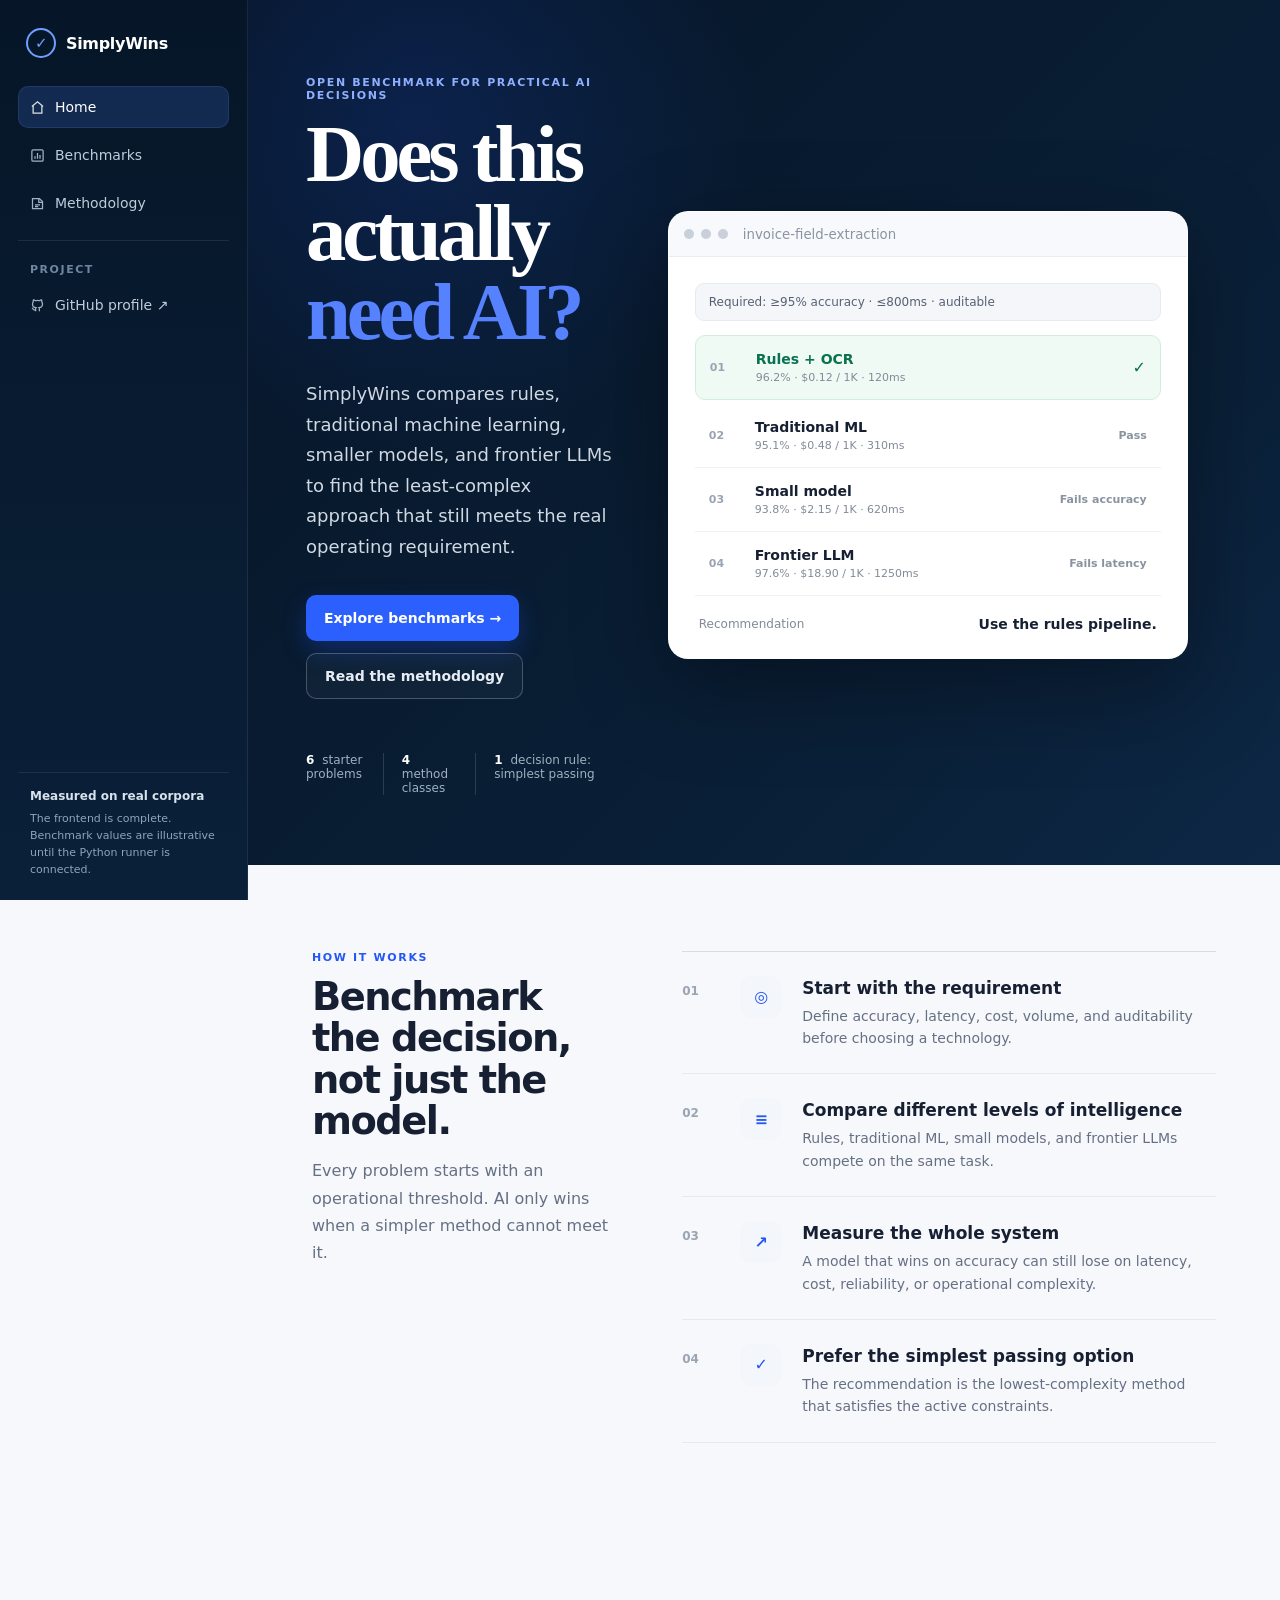
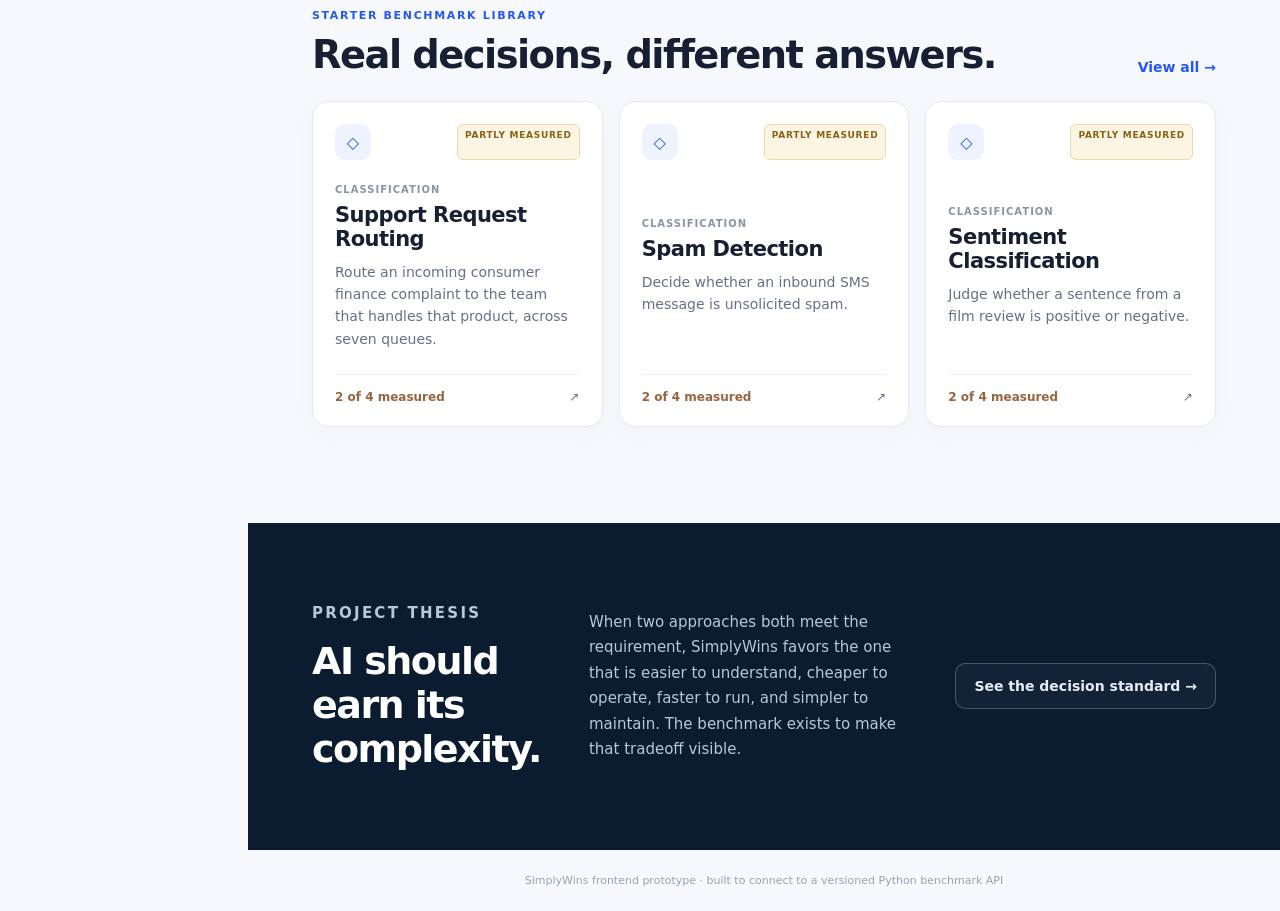
<file: frontend/index.html>
<!doctype html><html lang="en"><head><meta charset="utf-8"><meta name="viewport" content="width=device-width,initial-scale=1"><meta name="description" content="SimplyWins benchmarks rules, ML, small models, and frontier LLMs to find the simplest method that meets real operating constraints."><title>SimplyWins — Does this actually need AI?</title><link rel="icon" href="favicon.svg" type="image/svg+xml"><link rel="stylesheet" href="assets/styles.css"></head><body>
<div class="shell">
<header class="mobile-header"><div class="brand"><span class="brand-mark">✓</span><span>SimplyWins</span></div><button data-nav-toggle aria-label="Open navigation">☰</button></header>
<aside class="sidebar"><div class="sidebar-brand"><a class="brand" href="index.html"><span class="brand-mark">✓</span><span>SimplyWins</span></a></div><nav class="nav"><a class="active" href="index.html"><svg viewBox="0 0 24 24" fill="none" stroke="currentColor" stroke-width="2" aria-hidden="true"><path d="M3 10.5 12 3l9 7.5"/><path d="M5 9.5V21h14V9.5"/></svg>Home</a><a href="benchmarks.html"><svg viewBox="0 0 24 24" fill="none" stroke="currentColor" stroke-width="2" aria-hidden="true"><rect x="3" y="3" width="18" height="18" rx="2"/><path d="M8 13v4M12 8v9M16 11v6"/></svg>Benchmarks</a><a href="methodology.html"><svg viewBox="0 0 24 24" fill="none" stroke="currentColor" stroke-width="2" aria-hidden="true"><path d="M4 4h11l5 5v11H4z"/><path d="M14 4v6h6M8 14h8M8 17h5"/></svg>Methodology</a></nav><div class="side-label">Project</div><nav class="nav"><a href="https://github.com/ParthD25" target="_blank" rel="noreferrer"><svg viewBox="0 0 24 24" fill="none" stroke="currentColor" stroke-width="2" aria-hidden="true"><path d="M9 19c-4 1.4-4-2.5-6-3m12 5v-3.5c0-1 .1-1.4-.5-2 2.8-.3 5.5-1.4 5.5-6a4.6 4.6 0 0 0-1.3-3.2 4.3 4.3 0 0 0-.1-3.2s-1.1-.3-3.5 1.3a12 12 0 0 0-6.2 0C6.5 2.8 5.4 3.1 5.4 3.1a4.3 4.3 0 0 0-.1 3.2A4.6 4.6 0 0 0 4 9.5c0 4.6 2.7 5.7 5.5 6-.6.6-.6 1.2-.5 2V21"/></svg>GitHub profile ↗</a></nav><div class="side-footer"><strong>Measured on real corpora</strong><p>The frontend is complete. Benchmark values are illustrative until the Python runner is connected.</p></div></aside><button class="sidebar-scrim" hidden aria-label="Close navigation"></button>
<main class="main">
<section class="hero"><div class="hero-copy"><p class="hero-kicker">Open benchmark for practical AI decisions</p><h1>Does this actually <span>need AI?</span></h1><p class="hero-lede">SimplyWins compares rules, traditional machine learning, smaller models, and frontier LLMs to find the least-complex approach that still meets the real operating requirement.</p><div class="actions"><a class="btn primary" href="benchmarks.html">Explore benchmarks →</a><a class="btn secondary" href="methodology.html">Read the methodology</a></div><div class="hero-proof"><span><strong>6</strong> starter problems</span><span><strong>4</strong> method classes</span><span><strong>1</strong> decision rule: simplest passing</span></div></div>
<div class="decision-window"><div class="window-bar"><i></i><i></i><i></i><small>invoice-field-extraction</small></div><div class="decision-content"><div class="decision-question">Required: ≥95% accuracy · ≤800ms · auditable</div><div class="decision-method winner"><span class="method-code">01</span><div><strong>Rules + OCR</strong><small>96.2% · $0.12 / 1K · 120ms</small></div><span>✓</span></div><div class="decision-method"><span class="method-code">02</span><div><strong>Traditional ML</strong><small>95.1% · $0.48 / 1K · 310ms</small></div><span class="method-state">Pass</span></div><div class="decision-method"><span class="method-code">03</span><div><strong>Small model</strong><small>93.8% · $2.15 / 1K · 620ms</small></div><span class="method-state">Fails accuracy</span></div><div class="decision-method"><span class="method-code">04</span><div><strong>Frontier LLM</strong><small>97.6% · $18.90 / 1K · 1250ms</small></div><span class="method-state">Fails latency</span></div><div class="decision-footer"><span>Recommendation</span><strong>Use the rules pipeline.</strong></div></div></div></section>
<section class="section split"><div class="section-intro"><p class="eyebrow">How it works</p><h2>Benchmark the decision, not just the model.</h2><p>Every problem starts with an operational threshold. AI only wins when a simpler method cannot meet it.</p></div><div class="principle-list"><article class="principle-row"><span class="principle-number">01</span><span class="principle-icon">◎</span><div><h3>Start with the requirement</h3><p>Define accuracy, latency, cost, volume, and auditability before choosing a technology.</p></div></article><article class="principle-row"><span class="principle-number">02</span><span class="principle-icon">≡</span><div><h3>Compare different levels of intelligence</h3><p>Rules, traditional ML, small models, and frontier LLMs compete on the same task.</p></div></article><article class="principle-row"><span class="principle-number">03</span><span class="principle-icon">↗</span><div><h3>Measure the whole system</h3><p>A model that wins on accuracy can still lose on latency, cost, reliability, or operational complexity.</p></div></article><article class="principle-row"><span class="principle-number">04</span><span class="principle-icon">✓</span><div><h3>Prefer the simplest passing option</h3><p>The recommendation is the lowest-complexity method that satisfies the active constraints.</p></div></article></div></section>
<section class="featured"><div class="section-heading"><div><p class="eyebrow">Starter benchmark library</p><h2>Real decisions, different answers.</h2></div><a class="text-link" href="benchmarks.html">View all →</a></div><div class="problem-grid" data-home-problems></div></section>
<section class="closing"><div><p class="eyebrow">Project thesis</p><h2>AI should earn its complexity.</h2></div><p>When two approaches both meet the requirement, SimplyWins favors the one that is easier to understand, cheaper to operate, faster to run, and simpler to maintain. The benchmark exists to make that tradeoff visible.</p><a class="btn secondary" href="methodology.html">See the decision standard →</a></section>
<footer class="footer-note">SimplyWins frontend prototype · built to connect to a versioned Python benchmark API</footer>
</main></div>
<script type="module">
import { setupMobileNav, renderProblemCards } from './assets/app.js';
import { loadProblems } from './assets/api.js';
setupMobileNav();
// The home page shows the same three problems the API serves, falling back to
// the bundled copy when no backend is reachable.
const problems = await loadProblems();
renderProblemCards(document.querySelector('[data-home-problems]'), problems.slice(0, 3));
</script></body></html>
</file>
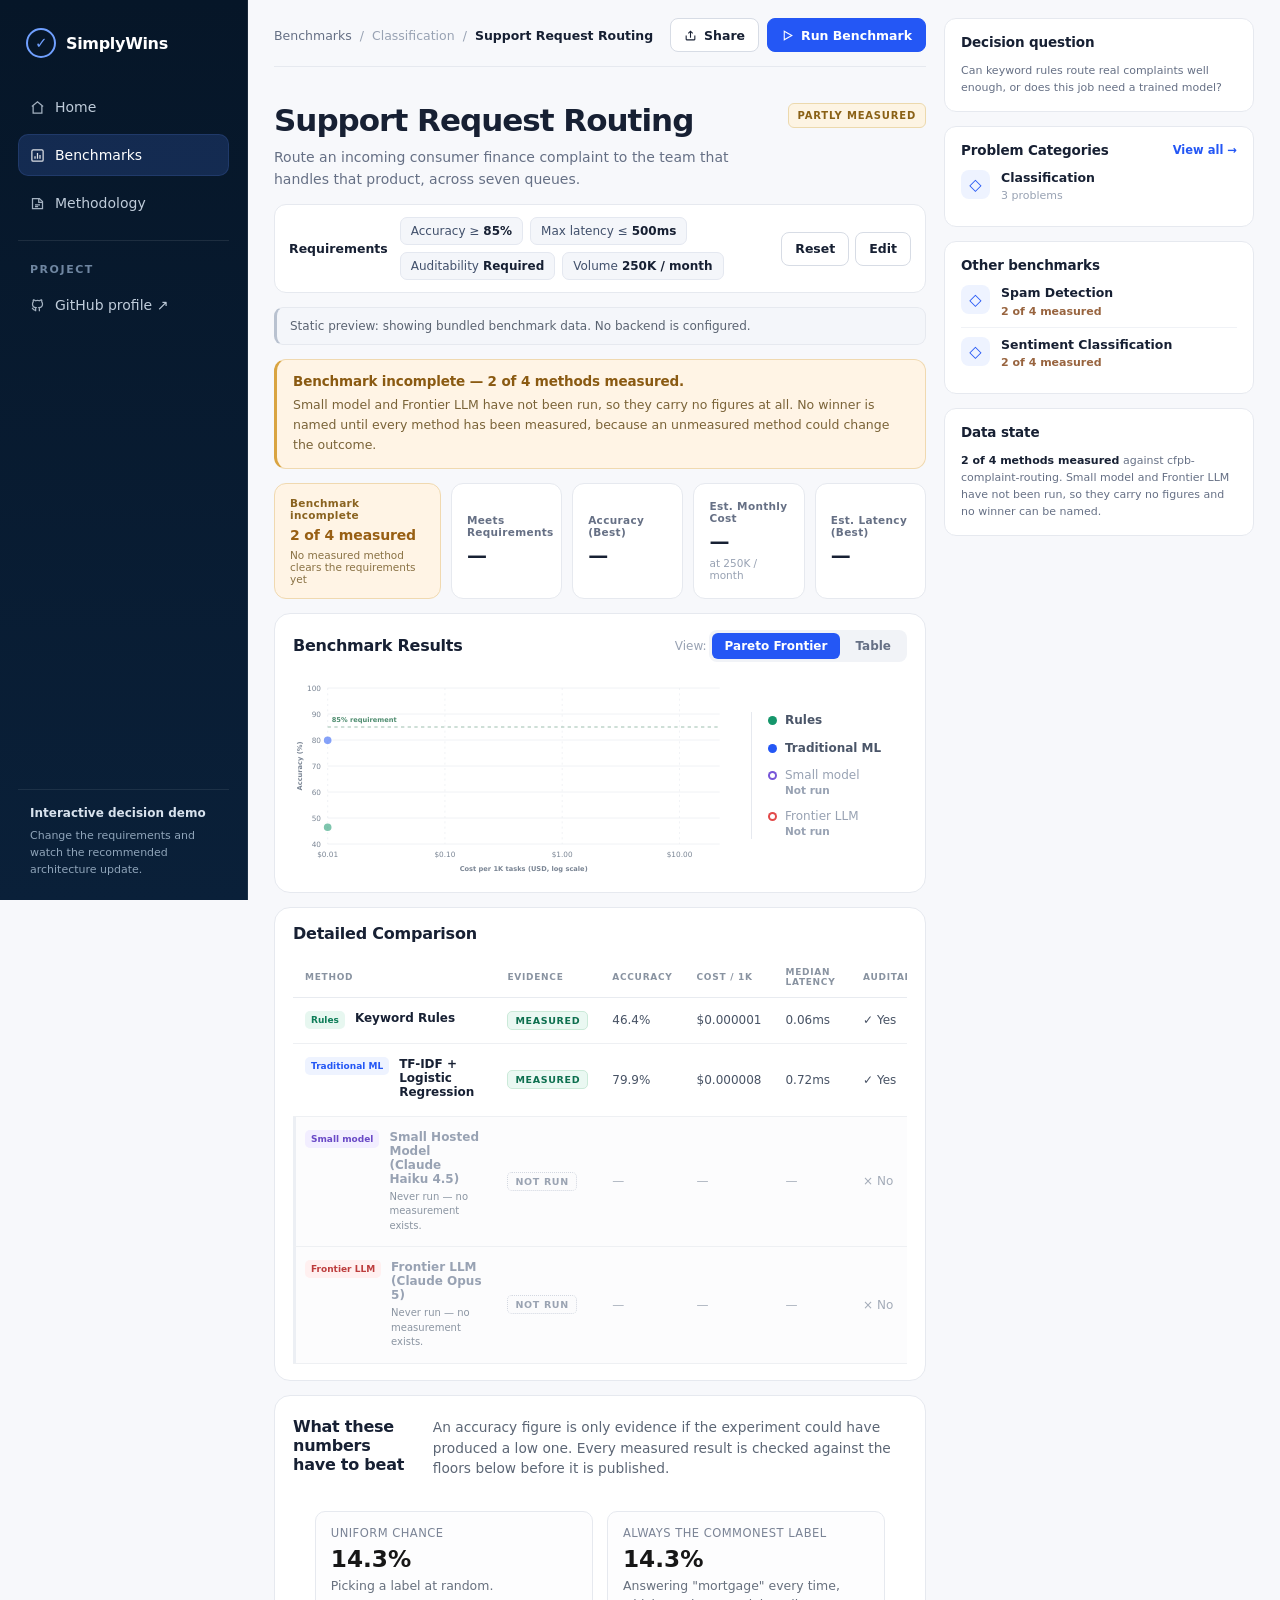
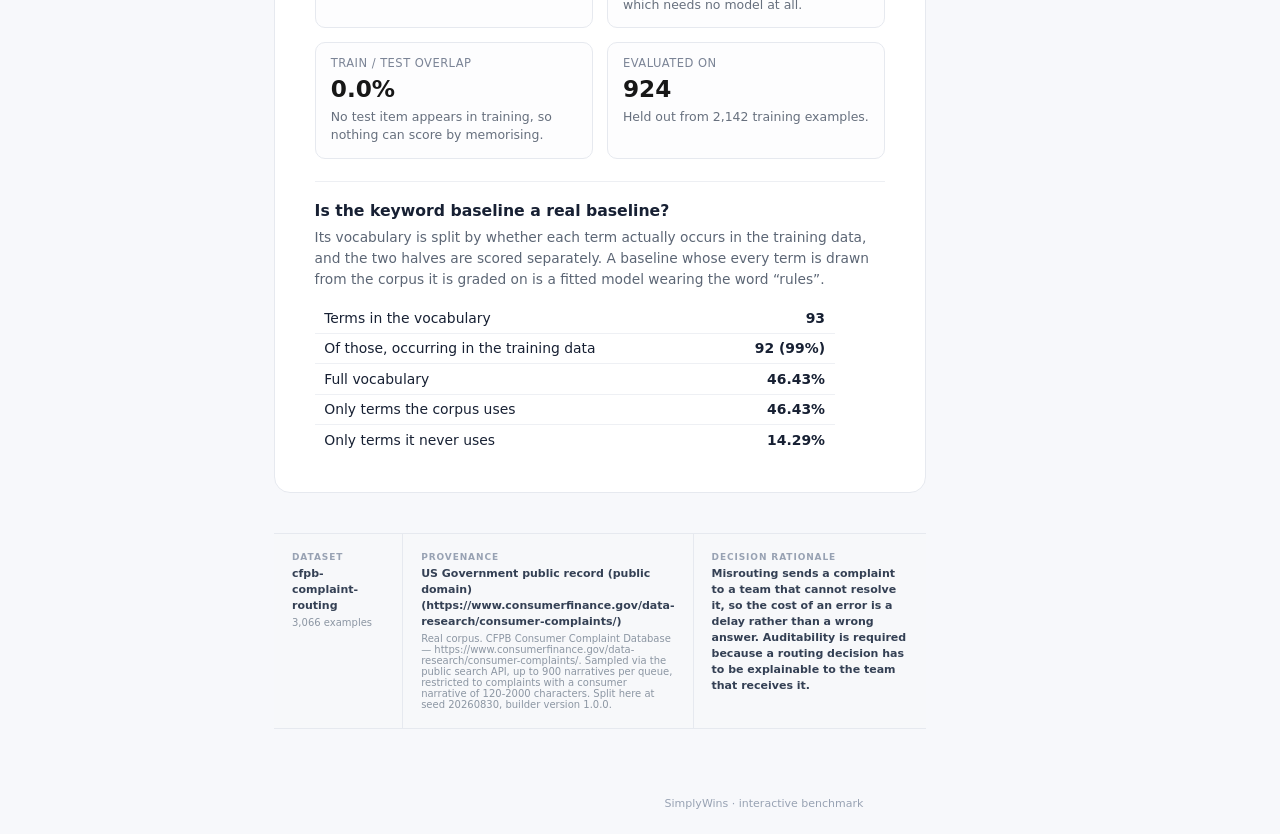
<file: frontend/benchmark.html>
<!doctype html>
<html lang="en">
<head>
<meta charset="utf-8">
<meta name="viewport" content="width=device-width,initial-scale=1">
<title>Benchmark — SimplyWins</title>
<link rel="icon" href="favicon.svg" type="image/svg+xml"><link rel="stylesheet" href="assets/styles.css">
</head>
<body>
<div class="shell">
<header class="mobile-header"><div class="brand"><span class="brand-mark">✓</span><span>SimplyWins</span></div><button data-nav-toggle aria-label="Open navigation">☰</button></header>

<aside class="sidebar">
  <div class="sidebar-brand"><a class="brand" href="index.html"><span class="brand-mark">✓</span><span>SimplyWins</span></a></div>
  <nav class="nav" aria-label="Main">
    <a href="index.html"><svg viewBox="0 0 24 24" fill="none" stroke="currentColor" stroke-width="2" aria-hidden="true"><path d="M3 10.5 12 3l9 7.5"/><path d="M5 9.5V21h14V9.5"/></svg>Home</a>
    <a class="active" href="benchmarks.html"><svg viewBox="0 0 24 24" fill="none" stroke="currentColor" stroke-width="2" aria-hidden="true"><rect x="3" y="3" width="18" height="18" rx="2"/><path d="M8 13v4M12 8v9M16 11v6"/></svg>Benchmarks</a>
    <a href="methodology.html"><svg viewBox="0 0 24 24" fill="none" stroke="currentColor" stroke-width="2" aria-hidden="true"><path d="M4 4h11l5 5v11H4z"/><path d="M14 4v6h6M8 14h8M8 17h5"/></svg>Methodology</a>
  </nav>
  <div class="side-label">Project</div>
  <nav class="nav" aria-label="Project links">
    <a href="https://github.com/ParthD25" target="_blank" rel="noreferrer"><svg viewBox="0 0 24 24" fill="none" stroke="currentColor" stroke-width="2" aria-hidden="true"><path d="M9 19c-4 1.4-4-2.5-6-3m12 5v-3.5c0-1 .1-1.4-.5-2 2.8-.3 5.5-1.4 5.5-6a4.6 4.6 0 0 0-1.3-3.2 4.3 4.3 0 0 0-.1-3.2s-1.1-.3-3.5 1.3a12 12 0 0 0-6.2 0C6.5 2.8 5.4 3.1 5.4 3.1a4.3 4.3 0 0 0-.1 3.2A4.6 4.6 0 0 0 4 9.5c0 4.6 2.7 5.7 5.5 6-.6.6-.6 1.2-.5 2V21"/></svg>GitHub profile ↗</a>
  </nav>
  <div class="side-footer"><strong>Interactive decision demo</strong><p>Change the requirements and watch the recommended architecture update.</p></div>
</aside>
<button class="sidebar-scrim" hidden aria-label="Close navigation"></button>

<main class="main">
<div class="workspace">
  <div class="work-main">

    <div class="topbar">
      <nav class="crumbs" aria-label="Breadcrumb">
        <a href="benchmarks.html">Benchmarks</a><span aria-hidden="true">/</span>
        <span data-category></span><span aria-hidden="true">/</span>
        <span class="crumb-current" data-title></span>
      </nav>
      <div class="topbar-actions">
        <button class="btn-sm" data-share><svg viewBox="0 0 24 24" fill="none" stroke="currentColor" stroke-width="2" aria-hidden="true"><path d="M4 12v7a1 1 0 0 0 1 1h14a1 1 0 0 0 1-1v-7"/><path d="M12 16V4M8 8l4-4 4 4"/></svg>Share</button>
        <button class="btn-sm accent" data-run title="Runs when the benchmark runner ships"><svg viewBox="0 0 24 24" fill="none" stroke="currentColor" stroke-width="2" aria-hidden="true"><path d="M6 4l14 8-14 8z"/></svg>Run Benchmark</button>
      </div>
    </div>

    <header class="bench-head">
      <div class="head-row">
        <div>
          <h1 data-title></h1>
          <p data-description></p>
        </div>
        <span class="state-pill" data-hero-chip></span>
      </div>
    </header>

    <div class="req-bar">
      <span class="req-bar-label">Requirements</span>
      <div class="req-chips" data-req-chips></div>
      <div class="req-actions">
        <button class="btn-sm" data-reset>Reset</button>
        <button class="btn-sm" data-edit aria-expanded="false" aria-controls="req-editor">Edit</button>
      </div>
    </div>

    <section class="req-editor" id="req-editor" hidden>
      <div class="req-editor-head">
        <h2>Define what “good enough” means</h2>
        <button class="text-btn" data-close-edit>Done</button>
      </div>
      <div class="requirement-grid">
        <label class="field"><span>Minimum accuracy</span><strong data-accuracy-value></strong><input data-accuracy type="range" min="75" max="99" step="1"></label>
        <label class="field"><span>Maximum latency</span><strong data-latency-value></strong><input data-latency type="range" min="50" max="2000" step="50"></label>
        <label class="field"><span>Monthly volume</span><strong data-volume-value></strong><input data-volume type="range" min="1000" max="1000000" step="1000"></label>
        <label class="switch"><span><span>Auditability required</span><small>Reject methods without inspectable, deterministic outputs.</small></span><input data-audit type="checkbox" aria-label="Auditability required"></label>
      </div>
    </section>

    <p class="source-note" data-source-note hidden role="status"></p>

    <div class="evidence-banner" data-evidence-banner hidden role="status"></div>

    <div class="kpi-strip" data-kpis></div>

    <section class="panel">
      <div class="panel-bar">
        <h2>Benchmark Results</h2>
        <div><span class="view-label">View:</span><span class="seg"><button data-view="chart" aria-pressed="true">Pareto Frontier</button><button data-view="table" aria-pressed="false">Table</button></span></div>
      </div>
      <div data-chart-view>
        <div class="chart-row">
          <div class="chart-scroll"><div class="scatter" data-scatter></div></div>
          <div class="chart-legend-col" data-chart-legend></div>
        </div>
      </div>
      <div class="table-wrap" data-chart-table hidden></div>
    </section>

    <section class="panel">
      <div class="panel-bar"><h2>Detailed Comparison</h2></div>
      <div class="table-wrap">
        <table class="results-table">
          <thead><tr><th>Method</th><th>Evidence</th><th>Accuracy</th><th>Cost / 1K</th><th>Median latency</th><th>Auditable</th><th>Meets requirements</th></tr></thead>
          <tbody data-results-body></tbody>
        </table>
      </div>
    </section>

    <section class="panel" data-floors-panel hidden>
      <div class="panel-bar">
        <h2>What these numbers have to beat</h2>
        <p class="panel-note">An accuracy figure is only evidence if the experiment could have produced a low one. Every measured result is checked against the floors below before it is published.</p>
      </div>
      <div class="floors" data-floors></div>
    </section>

    <section class="evidence-strip">
      <div><span>Dataset</span><strong data-dataset></strong><small data-dataset-size></small></div>
      <div><span>Provenance</span><strong data-dataset-license>—</strong><small data-dataset-provenance></small></div>
      <div><span>Decision rationale</span><strong data-rationale></strong></div>
    </section>
  </div>

  <aside class="rail" aria-label="Context">
    <div class="rail-card">
      <div class="rail-head"><h2>Decision question</h2></div>
      <p class="rail-note" data-question></p>
    </div>
    <div class="rail-card">
      <div class="rail-head"><h2>Problem Categories</h2><a href="benchmarks.html">View all →</a></div>
      <div data-categories></div>
    </div>
    <div class="rail-card">
      <div class="rail-head"><h2>Other benchmarks</h2></div>
      <div data-top-picks></div>
    </div>
    <div class="rail-card">
      <div class="rail-head"><h2>Data state</h2></div>
      <p class="rail-note" data-rail-state></p>
    </div>
  </aside>
</div>
<footer class="footer-note">SimplyWins · interactive benchmark</footer>
</main>
</div>
<script type="module">import{setupMobileNav,setupBenchmarkPage}from'./assets/app.js';setupMobileNav();await setupBenchmarkPage();</script>
</body>
</html>
</file>
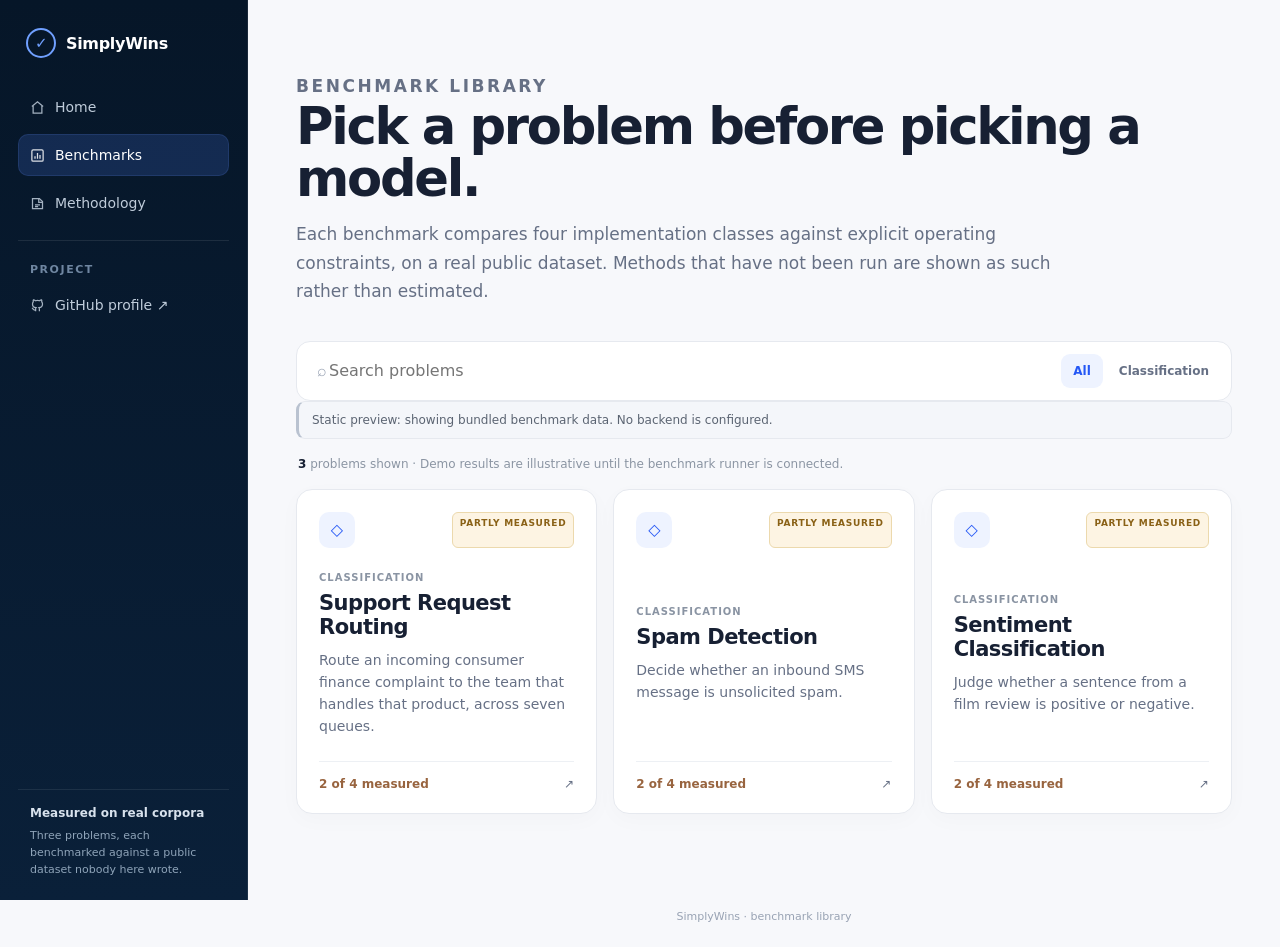
<file: frontend/benchmarks.html>
<!doctype html><html lang="en"><head><meta charset="utf-8"><meta name="viewport" content="width=device-width,initial-scale=1"><title>Benchmarks — SimplyWins</title><link rel="icon" href="favicon.svg" type="image/svg+xml"><link rel="stylesheet" href="assets/styles.css"></head><body><div class="shell"><header class="mobile-header"><div class="brand"><span class="brand-mark">✓</span><span>SimplyWins</span></div><button data-nav-toggle aria-label="Open navigation">☰</button></header><aside class="sidebar"><div class="sidebar-brand"><a class="brand" href="index.html"><span class="brand-mark">✓</span><span>SimplyWins</span></a></div><nav class="nav"><a href="index.html"><svg viewBox="0 0 24 24" fill="none" stroke="currentColor" stroke-width="2" aria-hidden="true"><path d="M3 10.5 12 3l9 7.5"/><path d="M5 9.5V21h14V9.5"/></svg>Home</a><a class="active" href="benchmarks.html"><svg viewBox="0 0 24 24" fill="none" stroke="currentColor" stroke-width="2" aria-hidden="true"><rect x="3" y="3" width="18" height="18" rx="2"/><path d="M8 13v4M12 8v9M16 11v6"/></svg>Benchmarks</a><a href="methodology.html"><svg viewBox="0 0 24 24" fill="none" stroke="currentColor" stroke-width="2" aria-hidden="true"><path d="M4 4h11l5 5v11H4z"/><path d="M14 4v6h6M8 14h8M8 17h5"/></svg>Methodology</a></nav><div class="side-label">Project</div><nav class="nav"><a href="https://github.com/ParthD25" target="_blank" rel="noreferrer"><svg viewBox="0 0 24 24" fill="none" stroke="currentColor" stroke-width="2" aria-hidden="true"><path d="M9 19c-4 1.4-4-2.5-6-3m12 5v-3.5c0-1 .1-1.4-.5-2 2.8-.3 5.5-1.4 5.5-6a4.6 4.6 0 0 0-1.3-3.2 4.3 4.3 0 0 0-.1-3.2s-1.1-.3-3.5 1.3a12 12 0 0 0-6.2 0C6.5 2.8 5.4 3.1 5.4 3.1a4.3 4.3 0 0 0-.1 3.2A4.6 4.6 0 0 0 4 9.5c0 4.6 2.7 5.7 5.5 6-.6.6-.6 1.2-.5 2V21"/></svg>GitHub profile ↗</a></nav><div class="side-footer"><strong>Measured on real corpora</strong><p>Three problems, each benchmarked against a public dataset nobody here wrote.</p></div></aside><button class="sidebar-scrim" hidden aria-label="Close navigation"></button><main class="main"><div class="standard"><header class="page-header"><div><p class="eyebrow">Benchmark library</p><h1>Pick a problem before picking a model.</h1><p>Each benchmark compares four implementation classes against explicit operating constraints, on a real public dataset. Methods that have not been run are shown as such rather than estimated.</p></div></header><section class="library-controls"><label class="search-box">⌕ <input data-search placeholder="Search problems" aria-label="Search benchmark problems"></label><div class="tabs" role="tablist" data-category-tabs></div></section><p class="source-note" data-source-note hidden role="status"></p>
<div class="library-meta"><strong data-result-count>6</strong> problems shown · Demo results are illustrative until the benchmark runner is connected.</div><section class="problem-grid" data-problem-grid></section></div><footer class="footer-note">SimplyWins · benchmark library</footer></main></div><script type="module">import{setupMobileNav,setupLibrary}from'./assets/app.js';setupMobileNav();await setupLibrary();</script></body></html>
</file>
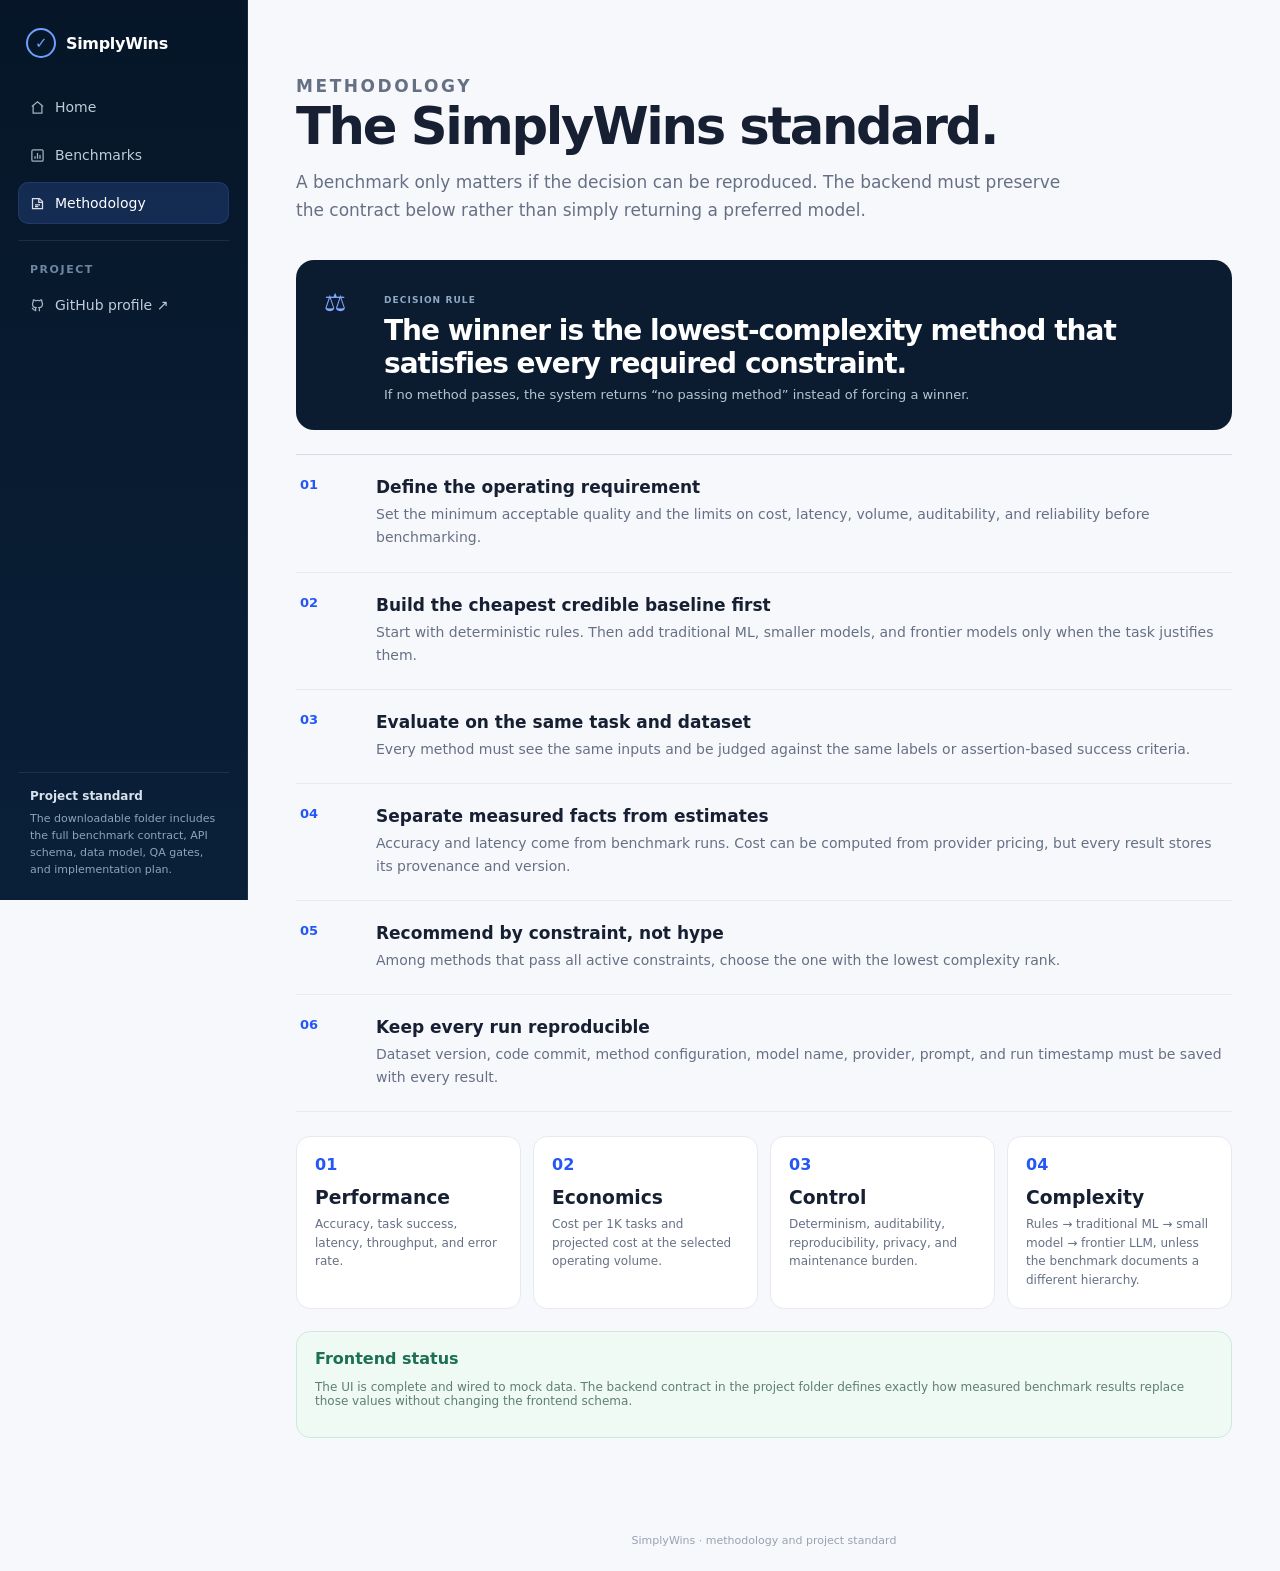
<file: frontend/methodology.html>
<!doctype html><html lang="en"><head><meta charset="utf-8"><meta name="viewport" content="width=device-width,initial-scale=1"><title>Methodology — SimplyWins</title><link rel="icon" href="favicon.svg" type="image/svg+xml"><link rel="stylesheet" href="assets/styles.css"></head><body><div class="shell"><header class="mobile-header"><div class="brand"><span class="brand-mark">✓</span><span>SimplyWins</span></div><button data-nav-toggle aria-label="Open navigation">☰</button></header><aside class="sidebar"><div class="sidebar-brand"><a class="brand" href="index.html"><span class="brand-mark">✓</span><span>SimplyWins</span></a></div><nav class="nav"><a href="index.html"><svg viewBox="0 0 24 24" fill="none" stroke="currentColor" stroke-width="2" aria-hidden="true"><path d="M3 10.5 12 3l9 7.5"/><path d="M5 9.5V21h14V9.5"/></svg>Home</a><a href="benchmarks.html"><svg viewBox="0 0 24 24" fill="none" stroke="currentColor" stroke-width="2" aria-hidden="true"><rect x="3" y="3" width="18" height="18" rx="2"/><path d="M8 13v4M12 8v9M16 11v6"/></svg>Benchmarks</a><a class="active" href="methodology.html"><svg viewBox="0 0 24 24" fill="none" stroke="currentColor" stroke-width="2" aria-hidden="true"><path d="M4 4h11l5 5v11H4z"/><path d="M14 4v6h6M8 14h8M8 17h5"/></svg>Methodology</a></nav><div class="side-label">Project</div><nav class="nav"><a href="https://github.com/ParthD25" target="_blank" rel="noreferrer"><svg viewBox="0 0 24 24" fill="none" stroke="currentColor" stroke-width="2" aria-hidden="true"><path d="M9 19c-4 1.4-4-2.5-6-3m12 5v-3.5c0-1 .1-1.4-.5-2 2.8-.3 5.5-1.4 5.5-6a4.6 4.6 0 0 0-1.3-3.2 4.3 4.3 0 0 0-.1-3.2s-1.1-.3-3.5 1.3a12 12 0 0 0-6.2 0C6.5 2.8 5.4 3.1 5.4 3.1a4.3 4.3 0 0 0-.1 3.2A4.6 4.6 0 0 0 4 9.5c0 4.6 2.7 5.7 5.5 6-.6.6-.6 1.2-.5 2V21"/></svg>GitHub profile ↗</a></nav><div class="side-footer"><strong>Project standard</strong><p>The downloadable folder includes the full benchmark contract, API schema, data model, QA gates, and implementation plan.</p></div></aside><button class="sidebar-scrim" hidden aria-label="Close navigation"></button><main class="main"><div class="standard"><header class="page-header"><div><p class="eyebrow">Methodology</p><h1>The SimplyWins standard.</h1><p>A benchmark only matters if the decision can be reproduced. The backend must preserve the contract below rather than simply returning a preferred model.</p></div></header><section class="methodology-thesis"><div class="big-icon">⚖</div><div><span>Decision rule</span><h2>The winner is the lowest-complexity method that satisfies every required constraint.</h2><p>If no method passes, the system returns “no passing method” instead of forcing a winner.</p></div></section><section class="standard-list"><article><span class="standard-number">01</span><div><h3>Define the operating requirement</h3><p>Set the minimum acceptable quality and the limits on cost, latency, volume, auditability, and reliability before benchmarking.</p></div></article><article><span class="standard-number">02</span><div><h3>Build the cheapest credible baseline first</h3><p>Start with deterministic rules. Then add traditional ML, smaller models, and frontier models only when the task justifies them.</p></div></article><article><span class="standard-number">03</span><div><h3>Evaluate on the same task and dataset</h3><p>Every method must see the same inputs and be judged against the same labels or assertion-based success criteria.</p></div></article><article><span class="standard-number">04</span><div><h3>Separate measured facts from estimates</h3><p>Accuracy and latency come from benchmark runs. Cost can be computed from provider pricing, but every result stores its provenance and version.</p></div></article><article><span class="standard-number">05</span><div><h3>Recommend by constraint, not hype</h3><p>Among methods that pass all active constraints, choose the one with the lowest complexity rank.</p></div></article><article><span class="standard-number">06</span><div><h3>Keep every run reproducible</h3><p>Dataset version, code commit, method configuration, model name, provider, prompt, and run timestamp must be saved with every result.</p></div></article></section><section class="methodology-grid"><article><b>01</b><h3>Performance</h3><p>Accuracy, task success, latency, throughput, and error rate.</p></article><article><b>02</b><h3>Economics</h3><p>Cost per 1K tasks and projected cost at the selected operating volume.</p></article><article><b>03</b><h3>Control</h3><p>Determinism, auditability, reproducibility, privacy, and maintenance burden.</p></article><article><b>04</b><h3>Complexity</h3><p>Rules → traditional ML → small model → frontier LLM, unless the benchmark documents a different hierarchy.</p></article></section><section class="methodology-callout"><strong>Frontend status</strong><p>The UI is complete and wired to mock data. The backend contract in the project folder defines exactly how measured benchmark results replace those values without changing the frontend schema.</p></section></div><footer class="footer-note">SimplyWins · methodology and project standard</footer></main></div><script type="module">import{setupMobileNav}from'./assets/app.js';setupMobileNav();</script></body></html>
</file>
<file: frontend/assets/styles.css>
:root{font-family:Inter,ui-sans-serif,system-ui,-apple-system,BlinkMacSystemFont,"Segoe UI",sans-serif;color:#172033;background:#f7f8fb;--ink:#172033;--muted:#667085;--subtle:#98a2b3;--line:#e6e9ef;--line2:#d7dce5;--surface:#fff;--navy:#07192d;--navy2:#0a2039;--blue:#2457f5;--blueSoft:#eef3ff;--green:#15966b;--greenSoft:#eaf8f2;--amber:#b96a08;--amberSoft:#fff4e5;--red:#d14343;--purple:#7756d8}*{box-sizing:border-box}html{scroll-behavior:smooth}body{margin:0;min-width:320px;background:#f7f8fb}a{text-decoration:none;color:inherit}button,input{font:inherit}button{cursor:pointer}a:focus-visible,button:focus-visible,input:focus-visible,[tabindex="0"]:focus-visible{outline:3px solid rgba(36,87,245,.25);outline-offset:2px}.shell{min-height:100vh}.sidebar{position:fixed;inset:0 auto 0 0;width:248px;background:linear-gradient(180deg,#061628 0%,#0a2039 100%);color:#fff;z-index:30;padding:24px 18px 18px;display:flex;flex-direction:column;border-right:1px solid rgba(255,255,255,.08)}.brand{display:flex;align-items:center;gap:10px;font-weight:780;letter-spacing:-.02em}.brand-mark{width:30px;height:30px;border:2px solid #70a0ff;border-radius:50%;display:grid;place-items:center;color:#70a0ff;font-size:15px}.sidebar-brand{padding:4px 8px 28px}.nav{display:grid;gap:6px}.nav a{display:flex;align-items:center;min-height:42px;padding:0 12px;border-radius:10px;color:#bfccda;font-size:14px}.nav a:hover{color:#fff;background:rgba(255,255,255,.06)}.nav a.active{color:#fff;background:rgba(80,130,255,.18);box-shadow:inset 0 0 0 1px rgba(105,148,255,.14)}.side-label{color:#6f86a1;font-size:11px;font-weight:800;text-transform:uppercase;letter-spacing:.14em;padding:22px 12px 8px;border-top:1px solid rgba(255,255,255,.09);margin-top:16px}.side-footer{margin-top:auto;padding:16px 12px 4px;border-top:1px solid rgba(255,255,255,.08);color:#8fa4b9}.side-footer strong{display:block;color:#d8e2ed;font-size:12px}.side-footer p{font-size:11px;line-height:1.55;margin:7px 0 0}.main{margin-left:248px;min-height:100vh}.mobile-header{display:none}.sidebar-scrim{display:none}.page{width:100%}.standard,.benchmark-page{max-width:1420px;margin:0 auto;padding:56px 48px 72px}.eyebrow,.hero-kicker{font-size:11px;text-transform:uppercase;letter-spacing:.15em;font-weight:800;color:var(--blue);margin:0 0 12px}.page-header{margin-bottom:36px}.page-header h1,.benchmark-header h1{margin:0;color:var(--ink);font-size:clamp(36px,4vw,58px);letter-spacing:-.045em;line-height:1.02;max-width:930px}.page-header p{color:var(--muted);font-size:17px;line-height:1.65;max-width:780px;margin:16px 0 0}.hero{min-height:690px;display:grid;grid-template-columns:minmax(0,.9fr) minmax(520px,1.1fr);gap:54px;align-items:center;padding:76px 58px 70px;background:radial-gradient(circle at 16% 14%,rgba(36,87,245,.17),transparent 30%),linear-gradient(135deg,#061526 0%,#0a2038 72%,#0d2745 100%);color:#fff}.hero-copy{max-width:660px}.hero-kicker{color:#8fb0ff}.hero h1{font-family:Georgia,"Times New Roman",serif;font-weight:700;font-size:clamp(56px,6.3vw,92px);line-height:.98;letter-spacing:-.05em;margin:0}.hero h1 span{color:#5682ff}.hero-lede{color:#d1d9e4;font-size:18px;line-height:1.7;max-width:640px;margin:28px 0 0}.actions{display:flex;gap:12px;margin-top:32px;flex-wrap:wrap}.btn{min-height:46px;display:inline-flex;align-items:center;justify-content:center;gap:9px;border-radius:10px;padding:0 18px;font-size:14px;font-weight:730;border:0}.btn.primary{background:#2b60ff;color:#fff;box-shadow:0 10px 24px rgba(36,87,245,.28)}.btn.primary:hover{background:#3d6dff}.btn.secondary{color:#e7edf5;border:1px solid rgba(255,255,255,.23);background:rgba(255,255,255,.03)}.hero-proof{display:flex;margin-top:54px;color:#9fb0c0;font-size:12px}.hero-proof span{padding:0 18px;border-right:1px solid rgba(255,255,255,.14)}.hero-proof span:first-child{padding-left:0}.hero-proof span:last-child{border:0}.hero-proof strong{color:#fff;margin-right:4px}.decision-window{border-radius:20px;overflow:hidden;background:#fff;color:var(--ink);box-shadow:0 30px 90px rgba(0,0,0,.35);border:1px solid rgba(255,255,255,.12)}.window-bar{height:45px;display:flex;align-items:center;gap:7px;padding:0 15px;border-bottom:1px solid #e9edf3;background:#f7f9fc}.window-bar i{width:10px;height:10px;border-radius:50%;background:#c9d0da}.window-bar small{margin-left:8px;color:#8a94a3}.decision-content{padding:26px}.decision-question{background:#f4f6fa;border:1px solid #e7eaf0;color:#566173;font-size:12px;padding:11px 13px;border-radius:9px;margin-bottom:14px}.decision-method{display:grid;grid-template-columns:34px 1fr auto;gap:12px;align-items:center;padding:15px 14px;border-bottom:1px solid #edf0f4}.decision-method strong{display:block;font-size:14px}.decision-method small{display:block;color:#818b98;margin-top:4px;font-size:11px}.decision-method.winner{background:#effaf5;border:1px solid #cfeee0;border-radius:10px;margin-bottom:4px;color:#0b7251}.method-code{font-size:11px;color:#9aa4b1;font-weight:800}.method-state{color:#8993a0;font-size:11px;font-weight:700}.decision-footer{display:flex;justify-content:space-between;align-items:center;padding:20px 4px 0;font-size:12px;color:#808a98}.decision-footer strong{color:var(--ink);font-size:14px}.section{padding:86px 64px;max-width:1500px;margin:0 auto}.split{display:grid;grid-template-columns:.72fr 1.28fr;gap:70px}.section-intro h2,.section-heading h2,.benchmark-panel h2{margin:0;font-size:clamp(28px,3vw,44px);letter-spacing:-.04em;line-height:1.08}.section-intro p:last-child{color:var(--muted);line-height:1.7;max-width:500px}.principle-list{border-top:1px solid var(--line2)}.principle-row{display:grid;grid-template-columns:42px 46px 1fr;gap:16px;align-items:start;padding:24px 0;border-bottom:1px solid var(--line)}.principle-number{color:#9aa4b2;font-size:12px;font-weight:760;padding-top:8px}.principle-icon{width:42px;height:42px;border-radius:11px;display:grid;place-items:center;background:#f3f6fb;color:#2457f5;font-weight:800}.principle-row h3{margin:2px 0 7px;font-size:17px}.principle-row p{margin:0;color:var(--muted);line-height:1.6;font-size:14px}.featured{background:#f7f8fb;padding:80px 64px 96px}.featured>*{max-width:1370px;margin-left:auto;margin-right:auto}.section-heading{display:flex;justify-content:space-between;align-items:end;gap:30px;margin-bottom:26px}.text-link{color:#2457f5;font-size:14px;font-weight:730}.problem-grid{display:grid;grid-template-columns:repeat(3,minmax(0,1fr));gap:16px}.problem-card{min-height:290px;background:#fff;border:1px solid var(--line);border-radius:16px;padding:22px;display:flex;flex-direction:column;justify-content:space-between;gap:24px;transition:.18s ease;box-shadow:0 6px 22px rgba(15,23,42,.025)}.problem-card:hover{transform:translateY(-3px);border-color:#cdd5e0;box-shadow:0 18px 40px rgba(15,23,42,.075)}.problem-card-top{display:flex;justify-content:space-between}.category-icon{width:36px;height:36px;display:grid;place-items:center;border-radius:10px;background:#eef3ff;color:#2457f5;font-weight:800}.status-chip{font-size:9px;font-weight:800;text-transform:uppercase;letter-spacing:.08em;padding:5px 7px;border-radius:6px;background:#fff4e5;color:#985f13}.problem-category{font-size:10px;color:#8a94a3;font-weight:800;text-transform:uppercase;letter-spacing:.1em;margin-bottom:8px}.problem-card h3{font-size:21px;letter-spacing:-.025em;margin:0}.problem-card p{color:var(--muted);font-size:14px;line-height:1.58;margin:10px 0 0}.problem-card-bottom{display:flex;justify-content:space-between;color:#667085;font-size:12px;border-top:1px solid #edf0f4;padding-top:15px}.problem-card-bottom strong{color:#0d7958}.closing{background:#0b1c31;color:#fff;padding:72px 64px;display:grid;grid-template-columns:.6fr 1fr auto;gap:48px;align-items:center}.closing h2{margin:0;font-size:38px;letter-spacing:-.04em}.closing p{color:#b9c7d6;line-height:1.7;font-size:15px}.library-controls{display:flex;gap:18px;justify-content:space-between;align-items:center;border:1px solid var(--line);background:#fff;border-radius:14px;padding:10px}.search-box{min-width:250px;display:flex;align-items:center;padding:0 10px;color:#98a2b3}.search-box input{border:0;outline:0;background:transparent;width:100%;min-height:38px;color:var(--ink)}.tabs{display:flex;gap:4px;flex-wrap:wrap}.tabs button{border:0;background:transparent;color:#667085;padding:10px 12px;border-radius:9px;font-size:12px;font-weight:680}.tabs button.active{background:#eef3ff;color:#2457f5}.library-meta{color:#8b95a3;font-size:12px;margin:18px 2px}.library-meta strong{color:var(--ink)}.benchmark-page{padding-top:38px}.breadcrumb{display:flex;gap:10px;color:#98a2b3;font-size:12px;margin-bottom:28px}.benchmark-header{display:grid;grid-template-columns:1fr 360px;gap:48px;align-items:end;margin-bottom:28px}.benchmark-header p{color:var(--muted);font-size:16px;line-height:1.6;max-width:820px}.header-meta{font-size:10px;text-transform:uppercase;letter-spacing:.1em;font-weight:800;color:#667085;margin-bottom:10px}.benchmark-question{border-left:3px solid #2457f5;padding-left:16px}.benchmark-question span{display:block;color:#98a2b3;font-size:9px;font-weight:800;text-transform:uppercase;letter-spacing:.12em;margin-bottom:6px}.benchmark-question strong{font-size:14px;line-height:1.5}.recommendation-banner{display:grid;grid-template-columns:46px 1fr auto;gap:16px;align-items:center;background:var(--greenSoft);border:1px solid #cdebdc;border-radius:15px;padding:18px 20px;margin-bottom:18px}.recommendation-warning{background:var(--amberSoft);border-color:#f3d6a6}.rec-icon{width:42px;height:42px;display:grid;place-items:center;border-radius:12px;background:#d8f4e8;color:#137b59;font-weight:900}.rec-copy span{color:#248160;font-size:9px;font-weight:800;letter-spacing:.1em;text-transform:uppercase}.rec-copy h2{margin:3px 0 2px;font-size:21px}.rec-copy p{margin:0;color:#587065;font-size:12px}.rec-metrics{display:grid;grid-template-columns:repeat(3,minmax(86px,1fr));gap:18px}.rec-metrics div{border-left:1px solid rgba(21,150,107,.18);padding-left:16px}.rec-metrics span{display:block;font-size:9px;color:#6b7c75}.rec-metrics strong{font-size:16px}.panel{background:#fff;border:1px solid var(--line);border-radius:16px;padding:22px;margin-top:18px}.panel-head{display:flex;justify-content:space-between;align-items:center;margin-bottom:18px}.panel-head h2{font-size:21px;margin:0}.text-btn{border:0;background:transparent;color:#647084;font-size:12px}.requirement-grid{display:grid;grid-template-columns:repeat(4,minmax(0,1fr));gap:12px}.field,.switch{border:1px solid #e9ecf1;border-radius:12px;background:#fafbfc;padding:14px;min-height:116px}.field>span,.switch span{display:block;color:#6d7786;font-size:11px;font-weight:680}.field strong{display:block;font-size:18px;margin:8px 0 13px}.field input[type=range]{width:100%;accent-color:#2457f5}.switch{display:flex;justify-content:space-between;gap:10px}.switch small{display:block;color:#99a3af;font-size:10px;line-height:1.45;margin-top:7px}.switch input{width:18px;height:18px;accent-color:#2457f5}.chart-topline{display:flex;justify-content:space-between;gap:30px;align-items:start;margin-bottom:12px}.chart-topline h2{font-size:22px;margin:0}.chart-summary{min-width:220px;border-left:1px solid var(--line);padding-left:18px}.chart-summary strong,.chart-summary span{display:block}.chart-summary strong{font-size:13px}.chart-summary span{color:#7c8796;font-size:11px;margin-top:4px}.chart-scroll{overflow-x:auto}.scatter{min-width:700px;width:100%}.scatter svg{width:100%;height:auto;display:block}.grid-line{stroke:#e8ebf0;stroke-width:1}.grid-line.vertical{stroke-dasharray:3 5}.axis-label,.axis-title,.threshold-label{fill:#7a8594;font-size:11px}.axis-title{font-size:10px;font-weight:650}.threshold-line{stroke:#8bb39f;stroke-width:1.25;stroke-dasharray:5 5}.threshold-label{fill:#4f8d70;font-size:10px;font-weight:700}.data-point{cursor:pointer}.chart-legend{display:flex;gap:18px;flex-wrap:wrap;border-top:1px solid #edf0f4;padding-top:14px;color:#6c7787;font-size:11px}.legend-dot{width:8px;height:8px;display:inline-block;border-radius:50%;margin-right:5px}.l-rules{background:#15966b}.l-ml{background:#2457f5}.l-small{background:#7756d8}.l-frontier{background:#e24a4a}.table-wrap{overflow-x:auto}.results-table{width:100%;border-collapse:collapse;min-width:820px;font-size:12px}.results-table th{text-align:left;color:#8993a1;font-size:9px;text-transform:uppercase;letter-spacing:.08em;padding:10px 12px;border-bottom:1px solid #e8ebf0}.results-table td{padding:13px 12px;border-bottom:1px solid #eef0f3;vertical-align:middle;color:#485365}.winner-row{background:#f3fbf7}.method-cell{display:flex;align-items:flex-start;gap:10px;max-width:390px}.method-cell strong{display:block;color:#172033}.method-cell small{display:block;color:#8b95a2;font-size:10px;line-height:1.45;margin-top:4px}.method-badge{white-space:nowrap;border-radius:5px;padding:4px 6px;font-size:9px;font-weight:800}.method-rules{color:#0e7d58;background:#e7f7f0}.method-traditional-ml{color:#2457f5;background:#eef3ff}.method-small-model{color:#6949c6;background:#f2eeff}.method-frontier-llm{color:#bd3d3d;background:#fff0f0}.pass-label{color:#17825f}.fail-label{color:#c64949}.evidence-strip{display:grid;grid-template-columns:.75fr .9fr 1.35fr;border-top:1px solid var(--line);border-bottom:1px solid var(--line);margin-top:26px;background:#f7f8fa}.evidence-strip>div{padding:18px;border-right:1px solid var(--line)}.evidence-strip>div:last-child{border:0}.evidence-strip span{display:block;color:#98a2b3;font-size:9px;text-transform:uppercase;font-weight:780;letter-spacing:.1em}.evidence-strip strong{display:block;color:#344054;font-size:11px;line-height:1.45;margin-top:4px}.evidence-strip small{display:block;color:#8c96a3;font-size:10px;margin-top:3px}.methodology-thesis{background:#0b1c31;color:#fff;display:grid;grid-template-columns:44px 1fr;gap:16px;border-radius:18px;padding:28px;margin-bottom:24px}.methodology-thesis .big-icon{color:#83a8ff;font-size:25px}.methodology-thesis span{color:#8fa8c3;text-transform:uppercase;font-size:9px;font-weight:800;letter-spacing:.12em}.methodology-thesis h2{margin:7px 0;font-size:28px;letter-spacing:-.035em}.methodology-thesis p{margin:0;color:#b8c4d1;font-size:13px}.standard-list{border-top:1px solid var(--line2)}.standard-list article{display:grid;grid-template-columns:58px 1fr;gap:18px;padding:22px 4px;border-bottom:1px solid var(--line)}.standard-number{color:#2457f5;font-size:13px;font-weight:800}.standard-list h3{margin:0 0 6px;font-size:17px}.standard-list p{margin:0;color:var(--muted);line-height:1.65;max-width:900px;font-size:14px}.methodology-grid{display:grid;grid-template-columns:repeat(4,minmax(0,1fr));gap:12px;margin-top:24px}.methodology-grid article{border:1px solid var(--line);background:#fff;border-radius:14px;padding:18px}.methodology-grid b{color:#2457f5}.methodology-grid h3{margin:13px 0 7px}.methodology-grid p{margin:0;color:var(--muted);line-height:1.55;font-size:12px}.methodology-callout{margin-top:22px;border:1px solid #cfe8dd;background:#effaf5;padding:17px 18px;border-radius:14px;color:#1d6f55}.methodology-callout p{color:#5e7f72;font-size:12px}.footer-note{padding:24px 48px;color:#98a2b3;font-size:11px;text-align:center}@media(max-width:1180px){.hero{grid-template-columns:1fr}.hero-copy{max-width:780px}.split{grid-template-columns:1fr;gap:30px}.closing{grid-template-columns:1fr;gap:18px}.problem-grid{grid-template-columns:repeat(2,minmax(0,1fr))}.benchmark-header{grid-template-columns:1fr;gap:20px}.requirement-grid{grid-template-columns:repeat(2,minmax(0,1fr))}.recommendation-banner{grid-template-columns:44px 1fr}.rec-metrics{grid-column:2/-1}.methodology-grid{grid-template-columns:repeat(2,minmax(0,1fr))}}@media(max-width:860px){.sidebar{transform:translateX(-104%);transition:.22s ease}.sidebar.sidebar-open{transform:translateX(0)}.main{margin-left:0;padding-top:58px}.mobile-header{position:fixed;inset:0 0 auto 0;z-index:25;height:58px;display:flex;align-items:center;justify-content:space-between;background:#07192d;color:#fff;padding:0 16px;border-bottom:1px solid rgba(255,255,255,.08)}.mobile-header button{width:38px;height:38px;border-radius:9px;border:1px solid rgba(255,255,255,.13);background:rgba(255,255,255,.05);color:#fff}.sidebar-scrim{position:fixed;inset:58px 0 0;z-index:20;background:rgba(2,9,18,.42);border:0;width:100%}.standard,.benchmark-page{padding:38px 20px 56px}.hero{padding:56px 24px 50px}.section,.featured,.closing{padding-left:24px;padding-right:24px}.library-controls{flex-direction:column;align-items:stretch}.search-box{min-width:0}.tabs{overflow-x:auto;flex-wrap:nowrap}.tabs button{white-space:nowrap}.chart-topline{flex-direction:column}.chart-summary{border:0;padding:0}.evidence-strip{grid-template-columns:1fr}.evidence-strip>div{border-right:0;border-bottom:1px solid var(--line)}}@media(max-width:620px){.hero h1{font-size:52px}.hero-lede{font-size:16px}.actions{flex-direction:column}.btn{width:100%}.hero-proof{display:grid;gap:10px}.hero-proof span{border:0;padding:0}.decision-content{padding:16px}.decision-method{grid-template-columns:28px 1fr}.decision-method>:last-child{grid-column:2}.decision-footer{flex-direction:column;align-items:flex-start;gap:4px}.principle-row{grid-template-columns:34px 1fr}.principle-icon{display:none}.problem-grid{grid-template-columns:1fr}.section-heading{align-items:flex-start;flex-direction:column}.requirement-grid,.methodology-grid{grid-template-columns:1fr}.recommendation-banner{grid-template-columns:1fr}.rec-metrics{grid-column:auto;grid-template-columns:repeat(3,1fr);width:100%;gap:6px}.benchmark-header h1,.page-header h1{font-size:38px}.benchmark-page{padding-left:14px;padding-right:14px}.panel{padding:16px}}

/* ============================================================================
   Dashboard workspace — benchmark detail
   Three zones: fixed rail (nav), fluid workspace, right rail (context).
   Built to the density of docs/qa/design-concept.png.
   ============================================================================ */
.workspace{display:grid;grid-template-columns:minmax(0,1fr) 310px;gap:18px;max-width:1640px;margin:0 auto;padding:18px 26px 44px;align-items:start}
.work-main{min-width:0;display:flex;flex-direction:column;gap:14px}

/* Top bar: breadcrumb on the left, page actions on the right. */
.topbar{display:flex;align-items:center;justify-content:space-between;gap:16px;padding-bottom:14px;border-bottom:1px solid var(--line)}
.crumbs{display:flex;align-items:center;gap:8px;color:var(--subtle);font-size:12.5px;min-width:0}
.crumbs a{color:var(--muted)}
.crumbs a:hover{color:var(--blue)}
.crumbs .crumb-current{color:var(--ink);font-weight:600;white-space:nowrap;overflow:hidden;text-overflow:ellipsis}
.topbar-actions{display:flex;gap:8px;flex-shrink:0}
.btn-sm{min-height:34px;display:inline-flex;align-items:center;gap:7px;border-radius:8px;padding:0 13px;font-size:12.5px;font-weight:650;border:1px solid var(--line2);background:#fff;color:var(--ink)}
.btn-sm:hover{border-color:#c2cad6;background:#fbfcfe}
.btn-sm.accent{background:var(--blue);border-color:var(--blue);color:#fff}
.btn-sm.accent:hover{background:#1c49d6}
.btn-sm svg{width:13px;height:13px}

/* Title block — compact, so the evidence sits above the fold. */
.bench-head h1{margin:0;font-size:31px;letter-spacing:-.032em;line-height:1.15}
.bench-head p{margin:7px 0 0;color:var(--muted);font-size:14px;line-height:1.6;max-width:900px}
.bench-head .head-row{display:flex;align-items:flex-start;justify-content:space-between;gap:28px}
.state-pill{flex-shrink:0;display:inline-flex;align-items:center;gap:6px;font-size:10px;font-weight:800;letter-spacing:.08em;text-transform:uppercase;padding:6px 9px;border-radius:6px;background:var(--amberSoft);color:#985f13;border:1px solid #f3ddb8}

/* Requirements strip: chips summarise, Edit reveals the sliders. */
.req-bar{display:flex;align-items:center;gap:12px;flex-wrap:wrap;padding:12px 14px;background:#fff;border:1px solid var(--line);border-radius:12px}
.req-bar-label{font-size:12.5px;font-weight:700;color:var(--ink);flex-shrink:0}
.req-chips{display:flex;gap:7px;flex-wrap:wrap;flex:1;min-width:0}
.req-chip{display:inline-flex;align-items:center;font-size:12px;color:#41506b;background:#f4f6fa;border:1px solid #e4e8f0;border-radius:7px;padding:6px 10px;white-space:nowrap}
.req-chip strong{font-weight:680;color:var(--ink);margin-left:4px}
.req-chip.off{color:var(--subtle);background:#fafbfc}
.req-actions{display:flex;gap:6px;flex-shrink:0}
.req-editor{background:#fff;border:1px solid var(--line);border-radius:12px;padding:16px}
.req-editor[hidden]{display:none}
.req-editor-head{display:flex;justify-content:space-between;align-items:center;margin-bottom:14px}
.req-editor-head h2{margin:0;font-size:15px;letter-spacing:-.01em}

/* KPI strip — the five numbers that answer the question at a glance. */
.kpi-strip{display:grid;grid-template-columns:1.5fr repeat(4,minmax(0,1fr));gap:10px}
.kpi{background:#fff;border:1px solid var(--line);border-radius:12px;padding:13px 15px;min-height:82px;display:flex;flex-direction:column;justify-content:center}
.kpi span{display:block;font-size:10.5px;font-weight:700;letter-spacing:.03em;color:var(--muted);margin-bottom:6px}
.kpi strong{display:block;font-size:20px;letter-spacing:-.03em;line-height:1.15;color:var(--ink)}
.kpi.kpi-lead{background:var(--greenSoft);border-color:#cbead9}
.kpi.kpi-lead span{color:#3d7c63}
.kpi.kpi-lead strong{font-size:15px;color:#0d6f4f;text-transform:uppercase;letter-spacing:.02em;font-weight:800}
.kpi.kpi-lead.kpi-none{background:var(--amberSoft);border-color:#f0d9b0}
.kpi.kpi-lead.kpi-none span{color:#8a6320}
.kpi.kpi-lead.kpi-none strong{color:#985f13}
.kpi-yes{color:var(--green)}
.kpi-no{color:var(--red)}
.kpi small{display:block;font-size:10.5px;color:var(--subtle);margin-top:4px;font-weight:500}

/* Panels inside the workspace are tighter than the marketing panels. */
.workspace .panel{margin-top:0;padding:16px 18px}
.panel-bar{display:flex;align-items:center;justify-content:space-between;gap:16px;margin-bottom:14px}
.panel-bar h2{margin:0;font-size:16px;letter-spacing:-.015em}
.seg{display:inline-flex;background:#f1f3f7;border-radius:8px;padding:3px;gap:2px}
.seg button{border:0;background:transparent;color:var(--muted);font-size:12px;font-weight:650;padding:6px 13px;border-radius:6px}
.seg button[aria-pressed="true"]{background:var(--blue);color:#fff}
.view-label{font-size:12px;color:var(--subtle);margin-right:2px}

/* Chart sits beside a vertical legend, as in the concept. */
.chart-row{display:grid;grid-template-columns:minmax(0,1fr) 156px;gap:18px;align-items:center}
.chart-legend-col{display:flex;flex-direction:column;gap:11px;font-size:12px;color:#4a5568;border-left:1px solid var(--line);padding-left:16px}
.chart-legend-col span{display:flex;align-items:flex-start;gap:8px;line-height:1.35}
.chart-legend-col i{width:9px;height:9px;border-radius:50%;flex-shrink:0;margin-top:4px}
.chart-legend-col b{font-weight:600}
.chart-legend-col em{display:block;font-style:normal;color:var(--green);font-size:10.5px;font-weight:700}
.scatter svg{width:100%;height:auto;display:block}

/* Right rail */
.rail{display:flex;flex-direction:column;gap:14px;position:sticky;top:18px}
.rail-card{background:#fff;border:1px solid var(--line);border-radius:12px;padding:15px 16px}
.rail-head{display:flex;align-items:center;justify-content:space-between;margin-bottom:12px}
.rail-head h2{margin:0;font-size:13.5px;letter-spacing:-.01em}
.rail-head a{font-size:11.5px;color:var(--blue);font-weight:650}
.rail-item{display:flex;gap:11px;align-items:flex-start;padding:9px 0;border-top:1px solid #f0f2f6}
.rail-item:first-of-type{border-top:0;padding-top:0}
.rail-icon{width:29px;height:29px;border-radius:8px;background:#eef3ff;color:var(--blue);display:grid;place-items:center;flex-shrink:0}
.rail-icon svg{width:15px;height:15px}
.rail-item div{min-width:0}
.rail-item strong{display:block;font-size:12.5px;font-weight:640;color:var(--ink);line-height:1.3}
.rail-item small{display:block;font-size:11px;color:var(--subtle);margin-top:3px}
.rail-item .rail-pick{color:var(--green);font-weight:650}
a.rail-item:hover strong{color:var(--blue)}
.rail-note{font-size:11px;line-height:1.55;color:var(--muted);margin:0}
.rail-note strong{color:var(--ink)}

/* Sidebar nav icons */
.nav a{gap:10px}
.nav a svg{width:15px;height:15px;flex-shrink:0;opacity:.85}

@media(max-width:1240px){
  .workspace{grid-template-columns:minmax(0,1fr)}
  .rail{position:static;display:grid;grid-template-columns:repeat(2,minmax(0,1fr));gap:12px}
  .kpi-strip{grid-template-columns:repeat(3,minmax(0,1fr))}
  .kpi.kpi-lead{grid-column:1/-1}
}
@media(max-width:860px){
  .workspace{padding:16px 18px 40px}
  .chart-row{grid-template-columns:1fr}
  .chart-legend-col{flex-direction:row;flex-wrap:wrap;gap:14px;border-left:0;border-top:1px solid var(--line);padding:12px 0 0}
  .chart-legend-col em{display:inline;margin-left:5px}
}
@media(max-width:620px){
  .workspace{padding:14px 13px 34px}
  .rail{grid-template-columns:1fr}
  .kpi-strip{grid-template-columns:repeat(2,minmax(0,1fr))}
  .bench-head h1{font-size:25px}
  .bench-head .head-row{flex-direction:column;gap:12px}
  .topbar{flex-direction:column;align-items:stretch;gap:10px}
  .topbar-actions{justify-content:flex-end}
  .req-bar{flex-direction:column;align-items:stretch}
  .req-actions{justify-content:flex-end}
}
.sr-only{position:absolute;width:1px;height:1px;padding:0;margin:-1px;overflow:hidden;clip:rect(0 0 0 0);white-space:nowrap;border:0}

/* The marketing-page scatter forced a 700px minimum, which clipped the
   right-hand points once the chart moved into the narrower dashboard column. */
.chart-row .scatter{min-width:0}
.chart-row .chart-scroll{min-width:0}
@media(max-width:700px){.chart-row .scatter{min-width:480px}}
/* Seven columns need more room than the original five before scrolling. */
.workspace .results-table{min-width:900px}
/* Keep the method description from crowding out the pass/fail columns. */
.workspace .results-table{min-width:760px}
.workspace .method-cell{max-width:290px}

/* ============================================================================
   Evidence states — section 3.1 of PROJECT_STANDARD.md
   Illustrative figures are shown for context and must read as clearly weaker
   than measured evidence, never as something that shaped the outcome.
   ============================================================================ */
.evidence-banner{background:var(--amberSoft);border:1px solid #f0d9b0;border-left:3px solid #d9a441;border-radius:12px;padding:13px 16px}
.evidence-banner[hidden]{display:none}
.evidence-banner strong{display:block;font-size:13.5px;color:#8a5a12;letter-spacing:-.01em}
.evidence-banner p{margin:6px 0 0;font-size:12.5px;line-height:1.6;color:#7a6338}
.evidence-banner b{color:#5f4a1f}

.kpi.kpi-lead.kpi-incomplete{background:var(--amberSoft);border-color:#f0d9b0}
.kpi.kpi-lead.kpi-incomplete span{color:#8a6320}
.kpi.kpi-lead.kpi-incomplete strong{color:#985f13;font-size:14px;text-transform:none;letter-spacing:-.01em}
.kpi.kpi-lead.kpi-incomplete small{color:#8a7245;margin-top:5px}

.state-tag{display:inline-block;font-size:9.5px;font-weight:800;text-transform:uppercase;letter-spacing:.07em;padding:3px 7px;border-radius:5px;white-space:nowrap}
.state-measured{background:var(--greenSoft);color:#0d6f4f;border:1px solid #cbead9}
.state-demo{background:#f3f4f7;color:#7b8496;border:1px dashed #c9cfda}

/* Illustrative rows recede: no fill, muted text, dashed leading edge. */
.results-table tr.demo-row{background:#fcfcfd}
.results-table tr.demo-row td{color:#98a2b3}
.results-table tr.demo-row .method-cell strong{color:#7c8698;font-weight:640}
.results-table tr.demo-row td:first-child{box-shadow:inset 3px 0 0 #e3e7ee}
.results-table tr.demo-row .pass-label,.results-table tr.demo-row .fail-label{color:#a3abb8}

.chart-legend-col span.legend-demo b{color:#98a2b3;font-weight:500}
.chart-legend-col em.legend-note{color:#98a2b3;font-weight:600}
.card-incomplete,.rail-incomplete{color:#98643f;font-weight:650}
/* Where the numbers came from. Shown only when the page fell back to its
   bundled copy, so a reader is never left guessing. */
.source-note{margin:0;padding:9px 13px;font-size:12px;line-height:1.5;color:#5b6472;background:#f4f6fa;border:1px solid var(--line);border-left:3px solid #b9c2d0;border-radius:9px}
.source-note[hidden]{display:none}

/* --- Provenance states -------------------------------------------------- */
/* A method that has never run is muted further than an illustrative one: it
   carries no figures at all, so nothing in its row should read as a value. */
.state-notrun{background:#fbfbfc;color:#9aa3b2;border:1px dotted #d3d8e1}
.results-table tr.unrun-row td{color:#aab2be}
.results-table tr.unrun-row td:first-child{box-shadow:inset 3px 0 0 #eceff4}
.results-table tr.unrun-row .method-cell strong{color:#98a2b3;font-weight:600}
.unrun-label{color:#b6bcc7}

.status-measured{background:#eaf6ee;color:#1c7a43;border:1px solid #bfe3cd}
.status-partial{background:#fdf4e3;color:#8a6116;border:1px solid #ecd9ad}
.status-notrun{background:#f5f6f8;color:#7b8496;border:1px dashed #cfd5de}

/* --- Floors panel ------------------------------------------------------- */
.panel-note{margin:.35rem 0 0;max-width:62ch;color:#5c6675;font-size:.86rem;line-height:1.5}
.floors{padding:1.15rem 1.35rem 1.35rem}
.floor-cards{display:grid;grid-template-columns:repeat(auto-fit,minmax(190px,1fr));gap:.85rem}
.floor-card{border:1px solid #e6e9ef;border-radius:10px;padding:.85rem .95rem;background:#fdfdfe}
.floor-card span{display:block;font-size:.72rem;letter-spacing:.04em;text-transform:uppercase;color:#7b8496}
.floor-card strong{display:block;margin:.3rem 0 .35rem;font-size:1.45rem;font-variant-numeric:tabular-nums;color:#171717}
.floor-card small{display:block;color:#67707e;font-size:.78rem;line-height:1.45}

.floor-provenance{margin-top:1.4rem;padding-top:1.2rem;border-top:1px solid #edeff3}
.floor-provenance h3{margin:0 0 .4rem;font-size:.98rem}
.floor-provenance p{margin:0 0 .8rem;max-width:70ch;color:#5c6675;font-size:.86rem;line-height:1.55}
.floor-table{width:100%;border-collapse:collapse;font-size:.87rem;max-width:520px}
.floor-table td{padding:.42rem .6rem;border-bottom:1px solid #eef0f4}
.floor-table td:last-child{text-align:right;font-variant-numeric:tabular-nums;font-weight:620}
.floor-table tr:last-child td{border-bottom:0}

@media (prefers-color-scheme: dark){
  .floor-card{background:#15171b;border-color:#272b32}
  .floor-card strong{color:#f2f3f5}
  .floor-table td{border-bottom-color:#242830}
}
</file>
